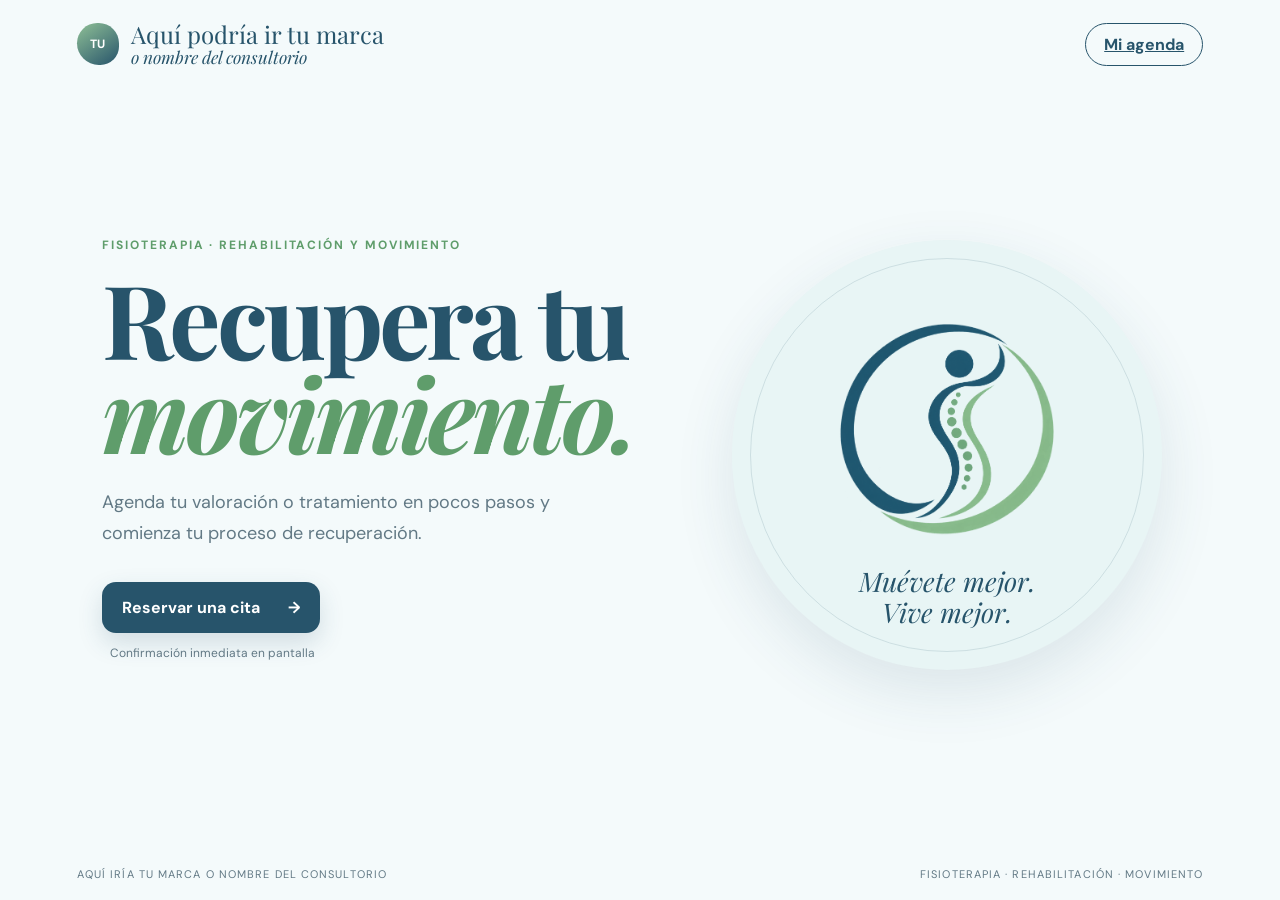
<file: index.html>
<!doctype html><html lang="es"><head><meta charset="utf-8"><meta name="viewport" content="width=device-width,initial-scale=1"><meta name="theme-color" content="#27546b"><meta name="apple-mobile-web-app-capable" content="yes"><meta name="apple-mobile-web-app-status-bar-style" content="default"><meta name="apple-mobile-web-app-title" content="Fisioterapia"><title>Agenda para fisioterapia · Aquí podría ir tu nombre</title><link rel="apple-touch-icon" sizes="180x180" href="assets/apple-touch-icon.png"><link rel="icon" type="image/png" sizes="32x32" href="assets/favicon-32.png"><link rel="manifest" href="manifest.webmanifest"><link rel="preconnect" href="https://fonts.googleapis.com"><link rel="preconnect" href="https://fonts.gstatic.com" crossorigin><link href="https://fonts.googleapis.com/css2?family=DM+Sans:wght@400;500;600;700&family=Playfair+Display:ital,wght@0,600;1,600&display=swap" rel="stylesheet"><link rel="stylesheet" href="css/styles.css?v=fisio2"><script src="js/cloud-config.js?v=secure2"></script><script src="js/cloud-sync.js?v=secure2"></script></head>
<body><header class="site-header" id="publicHeader"><a class="brand" href="#inicio"><span class="brand-mark">TU</span><span>Aquí podría ir tu marca <em>o nombre del consultorio</em></span></a><a class="admin-link" id="adminBtn" href="#mi-agenda">Mi agenda</a></header><main>
<section class="hero" id="inicio"><div class="hero-copy"><p class="eyebrow">Fisioterapia · Rehabilitación y movimiento</p><h1>Recupera tu<br><em>movimiento.</em></h1><p class="hero-text">Agenda tu valoración o tratamiento en pocos pasos y comienza tu proceso de recuperación.</p><button class="primary-btn" id="startBookingBtn">Reservar una cita <span>→</span></button><p class="microcopy">Confirmación inmediata en pantalla</p></div><div class="hero-art" aria-hidden="true"><span class="polish polish-one"></span><span class="polish polish-two"></span><span class="sparkle">✦</span><p>Muévete mejor.<br>Vive mejor.</p></div></section>
<section class="booking view" id="bookingView" hidden><button class="text-btn" data-go-home>← Volver al inicio</button><div class="section-heading"><p class="eyebrow">Reserva en línea</p><h2>Agenda tu cita</h2><p>Elige el servicio, la fecha y el horario que prefieras.</p></div><div class="booking-layout"><div class="booking-main">
<section class="step-card" id="serviceStep"><div class="step-title"><span>1</span><div><h3>Elige tu servicio</h3><p>Selecciona el tipo de atención que necesitas.</p></div></div><div class="service-grid" id="serviceGrid"></div><div class="selected-services" id="selectedServices" hidden><div class="selected-services-head"><strong>Servicio seleccionado</strong><small>Puedes cambiarlo antes de confirmar.</small></div><div id="selectedServiceList"></div></div></section>
<section class="step-card is-locked" id="dateStep"><div class="step-title"><span>2</span><div><h3>Fecha y hora</h3><p>Consulta los espacios disponibles.</p></div></div><div class="calendar-header"><button class="icon-btn" id="prevMonth" aria-label="Mes anterior">←</button><strong id="monthLabel"></strong><button class="icon-btn" id="nextMonth" aria-label="Mes siguiente">→</button></div><div class="weekdays"><span>L</span><span>M</span><span>M</span><span>J</span><span>V</span><span>S</span><span>D</span></div><div class="calendar" id="calendar"></div><div class="times-wrap" id="timesWrap" hidden><p class="times-title" id="selectedDateLabel"></p><div class="time-grid" id="timeGrid"></div></div></section>
<section class="step-card is-locked" id="detailsStep"><div class="step-title"><span>3</span><div><h3>Tus datos</h3><p>Los usaremos únicamente para gestionar tu cita.</p></div></div><form id="bookingForm" novalidate><div class="form-row"><label>Nombre completo<input id="clientName" autocomplete="name" required placeholder="Tu nombre"></label><label>WhatsApp<input id="clientPhone" type="tel" autocomplete="tel" inputmode="tel" required placeholder="10 dígitos"></label></div><label>Notas <span class="optional">(opcional)</span><textarea id="clientNotes" rows="3" placeholder="Cuéntanos brevemente el motivo de consulta, molestias o indicaciones médicas"></textarea></label><label class="check"><input id="policyCheck" type="checkbox" required><span>Acepto las <button class="inline-btn" id="showPoliciesBtn" type="button">políticas de cancelación</button>.</span></label><p class="form-error" id="formError"></p><button class="primary-btn full" type="submit">Confirmar cita <span>→</span></button></form></section></div>
<aside class="summary-card"><p class="eyebrow">Tu cita</p><div id="liveSummary" class="empty-summary">Selecciona un servicio para comenzar.</div></aside></div></section>
<section class="confirmation view" id="confirmationView" hidden><div class="success-mark">✓</div><p class="eyebrow">Reserva guardada</p><h2>¡Gracias por tu cita!</h2><p>Tu espacio quedó reservado. Puedes consultar nuestra ubicación desde el botón de abajo.</p><div class="confirmation-card" id="confirmationSummary"></div><button class="location-btn" id="openLocationBtn">Consultar ubicación</button><button class="text-btn centered" data-go-home>Volver al inicio</button></section>
<section class="admin view" id="adminView" hidden><div class="admin-head"><div><p class="eyebrow">Administración</p><h2>Agenda de tu negocio</h2><p>Consulta, edita o cancela tus próximas citas.</p></div><button class="text-btn" data-go-home>Cerrar agenda</button></div><div class="admin-toolbar"><label>Ver citas del día<input id="adminDate" type="date"></label><button class="secondary-btn" id="todayBtn">Hoy</button><button class="secondary-btn" id="paymentBtn">Enviar datos bancarios</button></div><div class="appointment-list" id="appointmentList"></div></section>
<section class="agenda-embedded view" id="agendaView" hidden></section>
</main><footer><span>Aquí iría tu marca o nombre del consultorio</span><span>Fisioterapia · Rehabilitación · Movimiento</span></footer>
<dialog id="policiesDialog"><button class="dialog-close" data-close-dialog>×</button><p class="eyebrow">Antes de reservar</p><h3>Políticas de cancelación</h3><ul><li>Para cancelar o reagendar, avísanos con al menos 48 horas de anticipación.</li><li>Después de 10 minutos de retraso, la cita podrá cancelarse.</li><li>Una cita puede reagendarse un máximo de dos veces.</li></ul><button class="primary-btn full" data-close-dialog>Entendido</button></dialog>
<dialog id="adminAccessDialog"><button class="dialog-close" data-close-dialog>×</button><p class="eyebrow">Acceso privado</p><h3>Entrar a Mi agenda</h3><p class="dialog-copy">Escribe la clave administrativa para consultar y modificar las citas.</p><form id="adminAccessForm"><label>Clave de acceso<input id="adminAccessKey" type="password" required autocomplete="current-password" placeholder="Clave administrativa"></label><p class="form-error" id="adminAccessError"></p><button class="primary-btn full" type="submit">Entrar a Mi agenda</button></form></dialog><dialog id="appointmentDialog"><button class="dialog-close" data-close-dialog>×</button><p class="eyebrow">Editar cita</p><h3>Datos de la reservación</h3><form id="editForm"><input id="editId" type="hidden"><label>Nombre<input id="editName" required></label><label>WhatsApp<input id="editPhone" type="tel" required></label><label>Servicio<select id="editService"></select></label><div class="form-row"><label>Fecha<input id="editDate" type="date" required></label><label>Hora<select id="editTime"></select></label></div><label>Notas<textarea id="editNotes" rows="3"></textarea></label><div class="dialog-actions"><button class="danger-btn" id="cancelAppointmentBtn" type="button">Cancelar cita</button><button class="primary-btn" type="submit">Guardar cambios</button></div></form></dialog>
<dialog id="paymentDialog"><button class="dialog-close" data-close-dialog>×</button><p class="eyebrow">Transferencia</p><h3>Enviar datos bancarios</h3><p class="dialog-copy">Escribe el WhatsApp del paciente. Los datos solo se enviarán cuando tú lo decidas.</p><form id="paymentForm"><label>Número de WhatsApp<input id="paymentPhone" type="tel" required placeholder="10 dígitos"></label><button class="whatsapp-btn full" type="submit">Enviar por WhatsApp</button></form></dialog><div class="toast" id="toast"></div>
<template id="agendaTemplate"><link rel="stylesheet" href="agenda/css/styles.css"><link rel="stylesheet" href="agenda/css/brand.css"><link rel="stylesheet" href="agenda/css/finance.css"><link rel="stylesheet" href="agenda/css/messages.css"><link rel="stylesheet" href="agenda/css/summary.css"><link rel="stylesheet" href="agenda/css/backup.css"><header class="topbar"><button class="brand embedded-back" type="button" aria-label="Volver al sitio de reservaciones"><span class="brand-logo-wrap brand-placeholder" aria-hidden="true">LOGO</span><span class="brand-name"><small>Aquí podría ir tu logotipo</small>Aquí podría ir tu nombre</span></button><div class="topbar-status"><button class="back-site-link embedded-back" type="button">Ver sitio</button><p class="private-label"><span></span> Modo demostración</p></div></header><main class="app-shell"><section class="welcome"><div><p class="eyebrow" id="todayText"></p><h1>Hola, bienvenida.</h1><p>Aquí tienes todo lo que necesitas para organizar tu día.</p></div><button class="primary-btn" id="newAppointmentBtn"><span>＋</span> Nueva cita</button></section><section class="stats" aria-label="Resumen del día"><article><span class="stat-icon blush">♡</span><div><strong id="appointmentCount">0</strong><p>Citas del día</p></div></article><article><span class="stat-icon sand">◷</span><div><strong id="nextTime">—</strong><p>Próxima cita</p></div></article><article><span class="stat-icon green">$</span><div><strong id="dayIncome">$0</strong><p>Ingresos estimados</p></div></article></section><section class="agenda-card"><div class="agenda-head"><div><p class="eyebrow">Mi agenda</p><h2 id="dateTitle"></h2></div><div class="date-controls"><button class="icon-btn" id="previousDay" aria-label="Día anterior">←</button><button class="today-btn" id="todayBtn">Hoy</button><button class="icon-btn" id="nextDay" aria-label="Día siguiente">→</button><input id="datePicker" type="date" aria-label="Elegir fecha"></div></div><div class="appointment-list" id="appointmentList"></div></section><section class="quick-actions"><button id="summaryBtn"><span>▦</span><div><strong>Ver resumen</strong><small>Consulta citas, ingresos, anticipos y saldos</small></div></button><button id="paymentBtn"><span>↗</span><div><strong>Enviar datos bancarios</strong><small>Aquí podrían ir tus datos bancarios</small></div></button><button id="policiesBtn"><span>i</span><div><strong>Ver políticas</strong><small>Consulta el texto que se envía con cada confirmación</small></div></button><button id="backupBtn"><span>↓</span><div><strong>Respaldo de citas</strong><small>Descarga o recupera la información de la agenda</small></div></button></section></main><dialog id="appointmentDialog"><button class="dialog-close" data-close-dialog aria-label="Cerrar">×</button><p class="eyebrow" id="formEyebrow">Nueva cita</p><h2 id="formTitle">Agendar cita</h2><form id="appointmentForm" novalidate><input id="appointmentId" type="hidden"><div class="form-row"><label>Nombre de la clienta<input id="clientName" required autocomplete="name" placeholder="Nombre completo"></label><label>WhatsApp<input id="clientPhone" type="tel" required inputmode="tel" autocomplete="tel" placeholder="10 dígitos"></label></div><label>Área<select id="areaSelect" required><option value="hands">Manos</option><option value="feet">Pies</option><option value="both">Manos y pies</option></select></label><div class="service-builder"><div class="service-builder-head"><b>Servicios de la cita</b><button class="secondary-btn" id="addServiceBtn" type="button">＋ Agregar servicio</button></div><div id="serviceRows"></div><small>Agrega todos los servicios que necesites. Puedes quitar cualquiera antes de guardar.</small></div><div class="form-row"><label>Fecha<input id="appointmentDate" type="date" required></label><label>Hora<select id="appointmentTime" required></select></label></div><div class="form-row"><label>Precio acordado <span>(opcional)</span><input id="appointmentPrice" type="number" min="0" step="1" inputmode="decimal" placeholder="$0"></label><label>Anticipo <span>(opcional)</span><input id="appointmentDeposit" type="number" min="0" step="1" inputmode="decimal" placeholder="$0"></label></div><label>Notas <span>(opcional)</span><textarea id="appointmentNotes" rows="3" placeholder="Diseño, color o cualquier detalle"></textarea></label><p class="form-error" id="formError"></p><div class="form-actions"><button class="danger-btn" id="deleteBtn" type="button" hidden>Cancelar cita</button><button class="primary-btn" type="submit">Guardar cita</button></div></form></dialog><dialog id="paymentDialog"><button class="dialog-close" data-close-dialog aria-label="Cerrar">×</button><p class="eyebrow">Transferencia</p><h2>Enviar datos bancarios</h2><p class="dialog-copy">Aquí podrían ir tus datos bancarios. Escribe el WhatsApp de la clienta para preparar el mensaje.</p><form id="paymentForm"><label>Número de WhatsApp<input id="paymentPhone" type="tel" required inputmode="tel" placeholder="10 dígitos"></label><button class="whatsapp-btn" type="submit">Abrir WhatsApp</button></form></dialog><dialog id="messageDialog"><button class="dialog-close" data-close-dialog aria-label="Cerrar">×</button><p class="eyebrow">WhatsApp</p><h2 id="messageDialogTitle">Mensaje para la clienta</h2><p class="dialog-copy">Elige el mensaje que deseas preparar.</p><div class="message-options"><button type="button" data-message-type="confirmation"><span>✓</span><div><strong>Confirmar cita</strong><small>Fecha, horario, servicio, ubicación y políticas</small></div></button><button type="button" data-message-type="reminder"><span>◷</span><div><strong>Enviar recordatorio</strong><small>Un mensaje breve con los datos de la cita</small></div></button><button type="button" data-message-type="cancellation"><span>×</span><div><strong>Avisar cancelación</strong><small>Notifica la cancelación e invita a reagendar</small></div></button></div></dialog><dialog id="summaryDialog" class="summary-dialog"><button class="dialog-close" data-close-dialog aria-label="Cerrar">×</button><p class="eyebrow">Actividad</p><h2>Resumen de la agenda</h2><div class="summary-tabs" role="group" aria-label="Periodo del resumen"><button type="button" class="active" data-summary-period="week">Esta semana</button><button type="button" data-summary-period="month">Este mes</button></div><p class="summary-range" id="summaryRange"></p><div class="summary-metrics"><article><small>Citas</small><strong id="summaryAppointments">0</strong></article><article><small>Ingresos</small><strong id="summaryIncome">$0</strong></article><article><small>Anticipos</small><strong id="summaryDeposits">$0</strong></article><article><small>Saldo pendiente</small><strong id="summaryBalance">$0</strong></article></div><div class="summary-list" id="summaryList"></div></dialog><dialog id="backupDialog" class="backup-dialog"><button class="dialog-close" data-close-dialog aria-label="Cerrar">×</button><p class="eyebrow">Seguridad</p><h2>Respaldo de citas</h2><p class="dialog-copy">Guarda una copia de la agenda y úsala para recuperar las citas en este u otro dispositivo.</p><div class="backup-count"><span>♡</span><div><strong id="backupAppointmentCount">0 citas guardadas</strong><small>El archivo incluye servicios, importes, anticipos y notas.</small></div></div><div class="backup-actions"><button type="button" class="primary-btn" id="exportBackupBtn">↓ Descargar respaldo</button><label class="backup-upload">↑ Restaurar respaldo<input id="importBackupInput" type="file" accept=".json,application/json"></label></div><p class="backup-note">Al restaurar, las citas del archivo se combinarán con las existentes.</p><p class="form-error" id="backupError"></p></dialog><dialog id="policiesDialog"><button class="dialog-close" data-close-dialog aria-label="Cerrar">×</button><p class="eyebrow">Aquí podría ir tu nombre</p><h2>Políticas de citas</h2><p class="dialog-copy">Buscamos cuidar el tiempo de cada clienta y brindar el mejor servicio.</p><ul><li>Para cancelar o reagendar, avísanos con al menos 48 horas de anticipación.</li><li>Después de 10 minutos de retraso, la cita será cancelada y el anticipo no será reembolsable.</li><li>Los anticipos no son reembolsables; avisando con al menos 48 horas de anticipación, pueden conservarse para una nueva fecha.</li><li>Una cita puede reagendarse un máximo de dos veces.</li></ul><button class="secondary-btn full" data-close-dialog>Entendido</button></dialog><div class="toast" id="toast" role="status"></div></template><script src="js/app.js"></script></body></html>
</file>
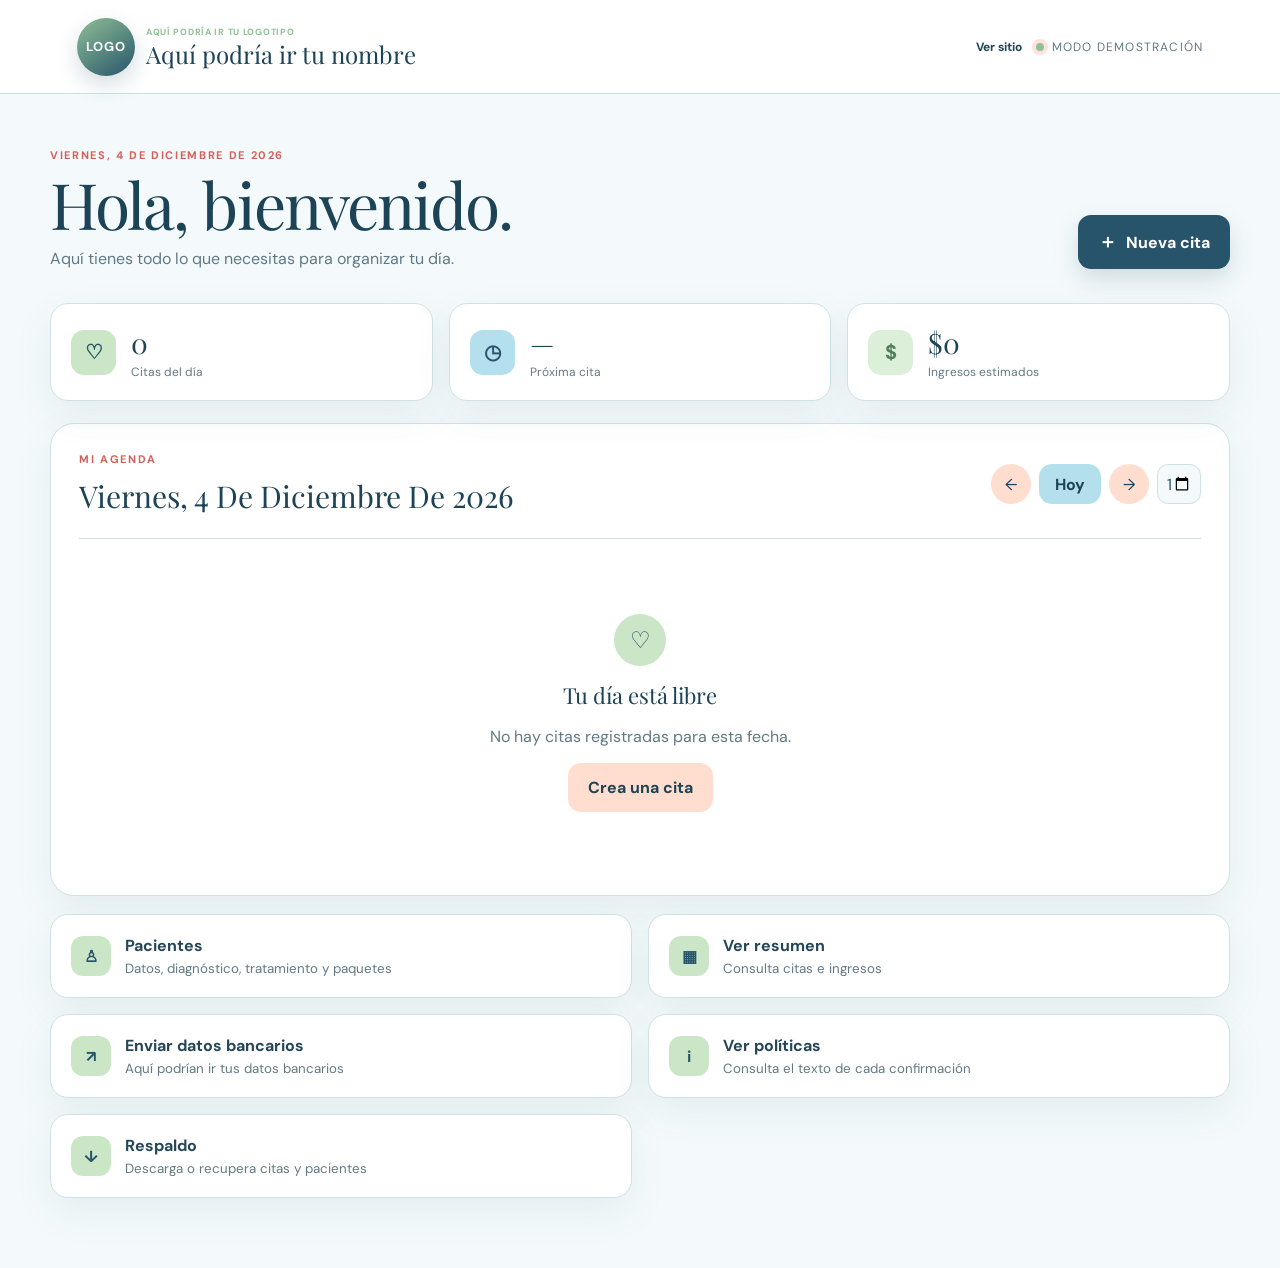
<file: agenda/index.html>
<!doctype html>
<html lang="es">
<head>
  <meta charset="utf-8">
  <meta name="viewport" content="width=device-width,initial-scale=1">
  <meta name="theme-color" content="#174a78">
  <title>Mi Agenda · Aquí podría ir tu nombre</title>
  <link rel="preconnect" href="https://fonts.googleapis.com">
  <link rel="preconnect" href="https://fonts.gstatic.com" crossorigin>
  <link href="https://fonts.googleapis.com/css2?family=DM+Sans:wght@400;500;600;700&family=Playfair+Display:ital,wght@0,600;1,600&display=swap" rel="stylesheet">
  <link rel="stylesheet" href="css/styles.css">
  <link rel="stylesheet" href="css/brand.css">
  <link rel="stylesheet" href="css/finance.css">
  <link rel="stylesheet" href="css/messages.css">
  <link rel="stylesheet" href="css/summary.css">
  <link rel="stylesheet" href="css/backup.css">
</head>
<body>
  <header class="topbar">
    <a class="brand" href="../index.html" aria-label="Volver al sitio de reservaciones"><span class="brand-logo-wrap brand-placeholder" aria-hidden="true">LOGO</span><span class="brand-name"><small>Aquí podría ir tu logotipo</small>Aquí podría ir tu nombre</span></a>
    <div class="topbar-status"><a class="back-site-link" href="../index.html">Ver sitio</a><p class="private-label"><span></span> Modo demostración</p></div>
  </header>

  <main class="app-shell">
    <section class="welcome">
      <div><p class="eyebrow" id="todayText"></p><h1>Hola, bienvenido.</h1><p>Aquí tienes todo lo que necesitas para organizar tu día.</p></div>
      <button class="primary-btn" id="newAppointmentBtn"><span>＋</span> Nueva cita</button>
    </section>

    <section class="stats" aria-label="Resumen del día">
      <article><span class="stat-icon blush">♡</span><div><strong id="appointmentCount">0</strong><p>Citas del día</p></div></article>
      <article><span class="stat-icon sand">◷</span><div><strong id="nextTime">—</strong><p>Próxima cita</p></div></article>
      <article><span class="stat-icon green">$</span><div><strong id="dayIncome">$0</strong><p>Ingresos estimados</p></div></article>
    </section>

    <section class="agenda-card">
      <div class="agenda-head"><div><p class="eyebrow">Mi agenda</p><h2 id="dateTitle"></h2></div><div class="date-controls"><button class="icon-btn" id="previousDay" aria-label="Día anterior">←</button><button class="today-btn" id="todayBtn">Hoy</button><button class="icon-btn" id="nextDay" aria-label="Día siguiente">→</button><input id="datePicker" type="date" aria-label="Elegir fecha"></div></div>
      <div class="appointment-list" id="appointmentList"></div>
    </section>

    <section class="quick-actions">
      <button id="patientsBtn"><span>♙</span><div><strong>Pacientes</strong><small>Datos, diagnóstico, tratamiento y paquetes</small></div></button>
      <button id="summaryBtn"><span>▦</span><div><strong>Ver resumen</strong><small>Consulta citas e ingresos</small></div></button>
      <button id="paymentBtn"><span>↗</span><div><strong>Enviar datos bancarios</strong><small>Aquí podrían ir tus datos bancarios</small></div></button>
      <button id="policiesBtn"><span>i</span><div><strong>Ver políticas</strong><small>Consulta el texto de cada confirmación</small></div></button>
      <button id="backupBtn"><span>↓</span><div><strong>Respaldo</strong><small>Descarga o recupera citas y pacientes</small></div></button>
    </section>
  </main>

  <dialog id="appointmentDialog">
    <button class="dialog-close" data-close-dialog aria-label="Cerrar">×</button>
    <p class="eyebrow" id="formEyebrow">Nueva cita</p><h2 id="formTitle">Agendar cita</h2>
    <form id="appointmentForm" novalidate>
      <input id="appointmentId" type="hidden">
      <label>Paciente registrado <span>(opcional)</span><select id="appointmentPatient"><option value="">Paciente nuevo</option></select></label>
      <div class="package-banner" id="appointmentPackage" hidden></div>
      <div class="form-row"><label>Nombre del paciente<input id="clientName" required autocomplete="name" placeholder="Nombre completo"></label><label>WhatsApp<input id="clientPhone" type="tel" required inputmode="tel" autocomplete="tel" placeholder="10 dígitos"></label></div>
      <label class="check-row" id="savePatientLabel"><input id="savePatientCheck" type="checkbox" checked><span>Guardar paciente para próximas citas</span></label>
      <div class="form-row"><label>Área<select id="areaSelect" required><option value="valuation">Valoración</option><option value="followup">Seguimiento</option><option value="valuation_treatment">Valoración y tratamiento</option><option value="revaluation">Revaloración</option></select></label><label>Servicio<select id="serviceSelect" required></select></label></div>
      <div class="form-row"><label>Fecha<input id="appointmentDate" type="date" required></label><label>Hora<select id="appointmentTime" required></select></label></div>
      <label>Precio acordado <span>(opcional)</span><input id="appointmentPrice" type="number" min="0" step="1" inputmode="decimal" placeholder="$0"></label>
      <label>Diagnóstico <span>(opcional)</span><textarea id="appointmentDiagnosis" rows="3" placeholder="Diagnóstico o motivo clínico"></textarea></label>
      <label>Tratamiento <span>(opcional)</span><textarea id="appointmentTreatment" rows="3" placeholder="Plan o tratamiento indicado"></textarea></label>
      <label>Notas de la cita <span>(opcional)</span><textarea id="appointmentNotes" rows="3" placeholder="Indicaciones o detalles adicionales"></textarea></label>
      <p class="form-error" id="formError"></p>
      <div class="form-actions"><button class="danger-btn" id="deleteBtn" type="button" hidden>Cancelar cita</button><button class="primary-btn" type="submit">Guardar cita</button></div>
    </form>
  </dialog>

  <dialog id="patientsDialog" class="patients-dialog">
    <button class="dialog-close" data-close-dialog aria-label="Cerrar">×</button>
    <p class="eyebrow">Expedientes</p><div class="dialog-title-row"><h2>Pacientes</h2><button class="secondary-btn" id="newPatientBtn" type="button">＋ Nuevo paciente</button></div>
    <label>Buscar paciente<input id="patientSearch" type="search" placeholder="Nombre o WhatsApp"></label>
    <div class="patient-list" id="patientList"></div>
  </dialog>

  <dialog id="patientEditorDialog">
    <button class="dialog-close" data-close-dialog aria-label="Cerrar">×</button>
    <p class="eyebrow" id="patientFormEyebrow">Paciente</p><h2 id="patientFormTitle">Nuevo paciente</h2>
    <form id="patientForm" novalidate>
      <input id="patientId" type="hidden">
      <div class="form-row"><label>Nombre completo<input id="patientName" required autocomplete="name"></label><label>WhatsApp<input id="patientPhone" type="tel" required inputmode="tel"></label></div>
      <label>Diagnóstico <span>(opcional)</span><textarea id="patientDiagnosis" rows="4" placeholder="Diagnóstico del paciente"></textarea></label>
      <label>Tratamiento <span>(opcional)</span><textarea id="patientTreatment" rows="4" placeholder="Tratamiento o plan terapéutico"></textarea></label>
      <fieldset class="package-fields"><legend>Paquete activo</legend><div class="form-row"><label>Paquete<select id="patientPackage"><option value="0">Sin paquete</option><option value="5">5 sesiones</option><option value="10">10 sesiones</option></select></label><label>Sesiones restantes<input id="patientSessions" type="number" min="0" max="10" step="1" value="0"></label></div></fieldset>
      <p class="form-error" id="patientFormError"></p>
      <div class="form-actions"><button class="danger-btn" id="deletePatientBtn" type="button" hidden>Eliminar paciente</button><button class="primary-btn" type="submit">Guardar paciente</button></div>
    </form>
  </dialog>

  <dialog id="paymentDialog"><button class="dialog-close" data-close-dialog aria-label="Cerrar">×</button><p class="eyebrow">Transferencia</p><h2>Enviar datos bancarios</h2><p class="dialog-copy">Escribe el WhatsApp del paciente para preparar el mensaje.</p><form id="paymentForm"><label>Número de WhatsApp<input id="paymentPhone" type="tel" required inputmode="tel" placeholder="10 dígitos"></label><button class="whatsapp-btn" type="submit">Abrir WhatsApp</button></form></dialog>
  <dialog id="messageDialog"><button class="dialog-close" data-close-dialog aria-label="Cerrar">×</button><p class="eyebrow">WhatsApp</p><h2 id="messageDialogTitle">Mensaje para el paciente</h2><p class="dialog-copy">Elige el mensaje que deseas preparar.</p><div class="message-options"><button type="button" data-message-type="confirmation"><span>✓</span><div><strong>Confirmar cita</strong><small>Fecha, horario, servicio y paquete</small></div></button><button type="button" data-message-type="reminder"><span>◷</span><div><strong>Enviar recordatorio</strong><small>Un mensaje breve con los datos de la cita</small></div></button><button type="button" data-message-type="cancellation"><span>×</span><div><strong>Avisar cancelación</strong><small>Notifica la cancelación e invita a reagendar</small></div></button></div></dialog>
  <dialog id="summaryDialog" class="summary-dialog"><button class="dialog-close" data-close-dialog aria-label="Cerrar">×</button><p class="eyebrow">Actividad</p><h2>Resumen de la agenda</h2><div class="summary-tabs" role="group" aria-label="Periodo del resumen"><button type="button" class="active" data-summary-period="week">Esta semana</button><button type="button" data-summary-period="month">Este mes</button></div><p class="summary-range" id="summaryRange"></p><div class="summary-metrics"><article><small>Citas</small><strong id="summaryAppointments">0</strong></article><article><small>Ingresos</small><strong id="summaryIncome">$0</strong></article><article><small>Pacientes</small><strong id="summaryPatients">0</strong></article></div><div class="summary-list" id="summaryList"></div></dialog>
  <dialog id="backupDialog" class="backup-dialog"><button class="dialog-close" data-close-dialog aria-label="Cerrar">×</button><p class="eyebrow">Seguridad</p><h2>Respaldo</h2><p class="dialog-copy">Guarda una copia de las citas y los expedientes de pacientes.</p><div class="backup-count"><span>♡</span><div><strong id="backupAppointmentCount">0 citas y 0 pacientes</strong><small>Incluye diagnóstico, tratamiento y paquetes activos.</small></div></div><div class="backup-actions"><button type="button" class="primary-btn" id="exportBackupBtn">↓ Descargar respaldo</button><label class="backup-upload">↑ Restaurar respaldo<input id="importBackupInput" type="file" accept=".json,application/json"></label></div><p class="backup-note">Al restaurar, la información se combinará con la existente.</p><p class="form-error" id="backupError"></p></dialog>
  <dialog id="policiesDialog"><button class="dialog-close" data-close-dialog aria-label="Cerrar">×</button><p class="eyebrow">Aquí podría ir tu nombre</p><h2>Políticas de citas</h2><p class="dialog-copy">Buscamos cuidar el tiempo de cada paciente y brindar el mejor servicio.</p><ul><li>Para cancelar o reagendar, avísanos con al menos 48 horas de anticipación.</li><li>Después de 10 minutos de retraso, la cita podrá cancelarse.</li><li>Una cita puede reagendarse un máximo de dos veces.</li></ul><button class="secondary-btn full" data-close-dialog>Entendido</button></dialog>

  <div class="toast" id="toast" role="status"></div>
  <script src="js/app.js"></script>
</body>
</html>
</file>
<file: css/styles.css>
:root{--wine:#5b2c3d;--wine2:#7a4055;--rose:#c98f99;--blush:#f5e8e8;--cream:#fbf8f3;--ink:#2f2528;--muted:#75686b;--line:#e8dcda;--white:#fff;--green:#1f8b5b;--shadow:0 18px 55px #47232f1a}*{box-sizing:border-box}html{scroll-behavior:smooth}body{margin:0;background:var(--cream);color:var(--ink);font-family:"DM Sans",sans-serif;min-height:100vh}button,input,textarea,select{font:inherit}button{cursor:pointer}button:focus-visible,input:focus-visible,textarea:focus-visible,select:focus-visible{outline:3px solid #c98f9966;outline-offset:2px}[hidden]{display:none!important}.site-header{min-height:88px;padding:14px clamp(22px,6vw,88px);display:flex;align-items:center;justify-content:space-between;gap:20px;position:relative;z-index:3}.brand{color:var(--wine);text-decoration:none;font:24px "Playfair Display",serif;display:flex;align-items:center;gap:12px}.brand>span:last-child{display:flex;flex-direction:column;line-height:1.05}.brand em{font-size:.72em;font-weight:400}.brand-mark{width:42px;height:42px;flex:0 0 42px;border-radius:50% 50% 46% 54%;display:grid;place-items:center;background:var(--wine);color:#fff;font:700 12px "DM Sans",sans-serif;letter-spacing:.04em}.admin-link,.text-btn,.inline-btn{border:0;background:none;color:var(--wine);font-weight:700}.admin-link{padding:10px 18px;border:1px solid var(--wine);border-radius:99px;white-space:nowrap}.admin-link:hover{background:var(--wine);color:#fff}
.hero{min-height:calc(100vh - 136px);padding:50px clamp(22px,8vw,120px) 80px;display:grid;grid-template-columns:1.05fr .95fr;align-items:center;gap:8vw;overflow:hidden}.eyebrow{text-transform:uppercase;letter-spacing:.16em;font-size:12px;font-weight:700;color:var(--rose);margin:0 0 18px}.hero h1,.section-heading h2,.confirmation h2,.admin h2{font-family:"Playfair Display",serif;color:var(--wine);font-size:clamp(56px,8vw,108px);line-height:.92;letter-spacing:-.04em;margin:0 0 28px}.hero h1 em{color:var(--rose)}.hero-text{font-size:18px;line-height:1.7;color:var(--muted);max-width:520px;margin-bottom:34px}.primary-btn,.secondary-btn,.whatsapp-btn,.danger-btn{border:0;border-radius:14px;padding:15px 20px;font-weight:700}.primary-btn{background:var(--wine);color:#fff;display:inline-flex;gap:28px;align-items:center;justify-content:center}.primary-btn:hover{background:var(--wine2);transform:translateY(-1px)}.full{width:100%}.microcopy{font-size:12px;color:var(--muted);margin:12px 8px}.hero-art{height:540px;max-width:510px;position:relative;display:grid;place-items:center;background:var(--blush);border-radius:240px 240px 32px 32px}.hero-art:before{content:"";position:absolute;width:82%;height:82%;border:1px solid #5b2c3d2e;border-radius:210px 210px 20px 20px}.hero-art p{font:italic 46px/1.15 "Playfair Display",serif;color:var(--wine);text-align:center;z-index:2}.polish{position:absolute;bottom:52px;width:75px;height:112px;border-radius:22px 22px 28px 28px;background:var(--wine);box-shadow:0 18px 25px #5b2c3d33}.polish:before{content:"";position:absolute;width:40px;height:50px;background:#d8b8a8;left:18px;top:-42px;border-radius:8px 8px 2px 2px}.polish-one{left:85px;transform:rotate(-11deg)}.polish-two{right:80px;background:var(--rose);transform:rotate(9deg) scale(.82)}.sparkle{position:absolute;right:50px;top:80px;color:var(--rose);font-size:38px}
.view{padding:40px clamp(20px,7vw,100px) 90px;min-height:calc(100vh - 136px)}.section-heading{max-width:720px;margin:42px 0}.section-heading h2,.confirmation h2,.admin h2{font-size:clamp(42px,6vw,70px);margin-bottom:14px}.section-heading>p:last-child,.admin-head p,.confirmation>p{color:var(--muted);line-height:1.6}.booking-layout{display:grid;grid-template-columns:minmax(0,780px) minmax(260px,360px);gap:28px;align-items:start}.booking-main{display:grid;gap:20px}.step-card,.summary-card,.confirmation-card{background:#fff;border:1px solid var(--line);border-radius:24px;padding:28px;box-shadow:var(--shadow)}.step-card.is-locked{opacity:.48;pointer-events:none}.step-title{display:flex;gap:15px;align-items:flex-start;margin-bottom:24px}.step-title>span{width:32px;height:32px;flex:0 0 32px;display:grid;place-items:center;border-radius:50%;background:var(--blush);color:var(--wine);font-weight:700}.step-title h3{margin:0 0 4px;color:var(--wine);font:25px "Playfair Display",serif}.step-title p{margin:0;color:var(--muted);font-size:13px}.service-grid{display:grid;grid-template-columns:repeat(2,1fr);gap:12px}.service-card{border:1px solid var(--line);background:var(--cream);border-radius:16px;padding:18px;text-align:left;color:var(--ink)}.service-card strong,.service-card small{display:block}.service-card small{color:var(--muted);margin-top:5px}.service-meta{display:flex;justify-content:space-between;margin-top:14px;color:var(--wine);font-weight:700;font-size:13px}.service-card.selected{border:2px solid var(--wine);background:var(--blush);padding:17px}.calendar-header{display:flex;align-items:center;justify-content:space-between;margin:10px 0 22px;color:var(--wine);text-transform:capitalize}.icon-btn{border:0;background:var(--blush);color:var(--wine);width:38px;height:38px;border-radius:50%}.weekdays,.calendar{display:grid;grid-template-columns:repeat(7,1fr);gap:6px}.weekdays{text-align:center;color:var(--muted);font-size:12px;font-weight:700;margin-bottom:6px}.day-btn{aspect-ratio:1;border:0;background:transparent;border-radius:12px;color:var(--ink)}.day-btn:not(:disabled):hover{background:var(--blush)}.day-btn.available{font-weight:700;color:var(--wine)}.day-btn.selected{background:var(--wine);color:#fff}.day-btn:disabled{color:#cfc5c6;cursor:default}.times-wrap{border-top:1px solid var(--line);margin-top:24px;padding-top:22px}.times-title{color:var(--wine);font-weight:700;text-transform:capitalize}.time-grid{display:grid;grid-template-columns:repeat(4,1fr);gap:8px}.time-btn{border:1px solid var(--line);background:var(--cream);border-radius:10px;padding:11px 5px;color:var(--wine);font-weight:600}.time-btn.selected{background:var(--wine);color:#fff}.time-empty{color:var(--muted);grid-column:1/-1}.summary-card{position:sticky;top:24px}.summary-card h4{font:24px "Playfair Display",serif;color:var(--wine);margin:0 0 20px}.summary-row{display:flex;justify-content:space-between;gap:15px;padding:13px 0;border-bottom:1px solid var(--line);font-size:14px}.summary-row span{color:var(--muted)}.summary-total{font-size:17px;font-weight:700}.empty-summary{color:var(--muted);line-height:1.6}
form{display:grid;gap:17px}label{display:grid;gap:7px;font-size:13px;font-weight:700;color:var(--wine)}input,textarea,select{width:100%;border:1px solid var(--line);border-radius:11px;padding:13px 14px;background:var(--cream);color:var(--ink)}textarea{resize:vertical}.form-row{display:grid;grid-template-columns:1fr 1fr;gap:14px}.optional{font-weight:400;color:var(--muted)}.check{grid-template-columns:auto 1fr;align-items:start;color:var(--muted);font-weight:400;line-height:1.5}.check input{width:18px;height:18px}.inline-btn{padding:0;text-decoration:underline}.form-error{color:#a13a42;font-size:13px;margin:0;min-height:18px}
.confirmation{max-width:650px;margin:auto;text-align:center;padding-top:9vh}.success-mark{margin:auto auto 20px;width:72px;height:72px;border-radius:50%;display:grid;place-items:center;background:#e2f3e9;color:var(--green);font-size:30px}.confirmation-card{margin:28px 0;text-align:left}.whatsapp-btn{background:#1e9b60;color:#fff}.centered{display:block;margin:20px auto}.admin-head{display:flex;justify-content:space-between;align-items:flex-start;gap:24px;margin:30px 0 40px}.admin-head h2{margin-top:0}.admin-toolbar{display:flex;align-items:end;gap:12px;background:#fff;border:1px solid var(--line);padding:18px;border-radius:18px;margin-bottom:22px}.admin-toolbar label{max-width:230px}.secondary-btn{background:var(--blush);color:var(--wine)}.appointment-list{display:grid;gap:12px}.appointment-item{background:#fff;border:1px solid var(--line);border-radius:18px;padding:20px;display:grid;grid-template-columns:90px 1fr auto;gap:20px;align-items:center}.appointment-time{font:23px "Playfair Display",serif;color:var(--wine)}.appointment-item h3{margin:0 0 6px;font-size:17px}.appointment-item p{margin:3px 0;color:var(--muted);font-size:13px}.status{display:inline-block;font-size:11px;text-transform:uppercase;letter-spacing:.08em;border-radius:99px;padding:5px 9px;background:#e2f3e9;color:var(--green);font-weight:700}.empty-state{background:#fff;border:1px dashed var(--line);border-radius:18px;padding:50px;text-align:center;color:var(--muted)}.danger-btn{background:#f8e1e2;color:#973943}
dialog{width:min(92vw,560px);border:0;border-radius:22px;padding:32px;color:var(--ink);box-shadow:0 35px 90px #33182147}dialog::backdrop{background:#2b1c2194;backdrop-filter:blur(3px)}dialog h3{font:30px "Playfair Display",serif;color:var(--wine);margin:0 0 20px}.dialog-close{position:absolute;right:18px;top:16px;border:0;background:var(--blush);width:34px;height:34px;border-radius:50%;font-size:22px;color:var(--wine)}dialog ul{color:var(--muted);line-height:1.6;padding-left:22px}.dialog-copy{color:var(--muted);line-height:1.6}.dialog-actions{display:flex;justify-content:space-between;gap:12px;margin-top:8px}.toast{position:fixed;bottom:22px;left:50%;transform:translate(-50%,25px);background:var(--ink);color:#fff;border-radius:99px;padding:12px 20px;font-size:13px;opacity:0;pointer-events:none;transition:.25s;z-index:20}.toast.show{opacity:1;transform:translate(-50%,0)}footer{min-height:48px;padding:15px clamp(22px,6vw,88px);display:flex;justify-content:space-between;color:var(--muted);font-size:11px;text-transform:uppercase;letter-spacing:.1em}
:root{--wine:#174a78;--wine2:#103d69;--rose:#f06f6a;--blush:#ffe1d5;--cream:#fff9f1;--ink:#253e56;--muted:#718096;--line:#eadfd8;--white:#fff;--green:#347b5d;--sand:#ffe7a3;--shadow:0 14px 38px #7d5a4612}
button:focus-visible,input:focus-visible,textarea:focus-visible,select:focus-visible{outline-color:#f06f6a66}
.brand-mark{background:linear-gradient(145deg,var(--rose),#e35e74)}
.admin-link{border-color:var(--wine);color:var(--wine)}.admin-link:hover{background:var(--wine);color:#fff}
.eyebrow,.hero h1 em{color:var(--rose)}
.primary-btn{background:var(--rose);box-shadow:0 10px 24px #f06f6a2e}.primary-btn:hover{background:#df5c58}
.hero-art{background:var(--blush)}.hero-art:before{border-color:#174a782e}.polish{background:var(--wine);box-shadow:0 18px 25px #174a7833}.polish:before{background:var(--sand)}.polish-two{background:var(--rose)}
.step-title>span{background:var(--blush);color:var(--wine)}.service-card.selected{border-color:var(--rose);background:#fff0e9}.icon-btn{background:var(--blush);color:var(--wine)}.day-btn.selected{background:var(--wine);color:#fff}.time-btn.selected{background:var(--rose);color:#fff}.secondary-btn{background:var(--blush);color:var(--wine)}
.success-mark,.status{background:#dff1e7;color:var(--green)}
dialog{box-shadow:0 35px 90px #253e5647}dialog::backdrop{background:#253e5694}
.selected-services{margin-top:18px;padding:16px;border:1px solid var(--line);border-radius:16px;background:#fff9f1}.selected-services-head{display:flex;justify-content:space-between;gap:12px;align-items:center;margin-bottom:10px;color:var(--wine)}.selected-services-head small{color:var(--muted);font-weight:400}.selected-service-item{display:flex;align-items:center;justify-content:space-between;gap:12px;padding:10px 0;border-top:1px solid var(--line)}.selected-service-item:first-child{border-top:0}.selected-service-item span{font-size:13px;color:var(--muted)}.selected-service-item button{border:0;border-radius:10px;background:#ffe1d5;color:#a64242;padding:8px 11px;font-weight:700}.service-card.selected:after{content:" ✓ Agregado";display:block;margin-top:10px;color:var(--green);font-size:12px;font-weight:700}
.location-btn{border:0;border-radius:14px;padding:15px 22px;background:var(--wine);color:#fff;font-weight:700}.location-btn:hover{background:var(--wine2);transform:translateY(-1px)}
.agenda-embedded{padding:0;min-height:100vh}.agenda-embedded iframe{display:block;width:100%;height:100vh;border:0;background:#fff9f1}
@media(max-width:900px){.hero{grid-template-columns:1fr;padding-top:30px}.hero-art{height:400px;width:100%;max-width:560px}.booking-layout{grid-template-columns:1fr}.summary-card{position:static;grid-row:1}.admin-head{display:block}.admin-head .text-btn{margin-top:12px}.appointment-item{grid-template-columns:75px 1fr}.appointment-item button{grid-column:1/-1}.admin-toolbar{flex-wrap:wrap}}@media(max-width:560px){.site-header{height:74px}.brand{font-size:20px}.brand-mark{width:36px;height:36px}.admin-link{font-size:12px;padding:8px 12px}.hero{min-height:auto}.hero h1{font-size:59px}.hero-art{height:340px}.hero-art p{font-size:36px}.polish-one{left:55px}.polish-two{right:45px}.view{padding-left:16px;padding-right:16px}.step-card,.summary-card{padding:20px}.service-grid,.form-row{grid-template-columns:1fr}.time-grid{grid-template-columns:repeat(3,1fr)}.admin-toolbar{display:grid}.admin-toolbar label{max-width:none}.appointment-item{grid-template-columns:1fr}.appointment-time{font-size:20px}.dialog-actions{flex-direction:column-reverse}footer{gap:12px;flex-direction:column}}@media(prefers-reduced-motion:reduce){html{scroll-behavior:auto}*{transition:none!important}}

/* Identidad visual para fisioterapia */
:root{--wine:#27546b;--wine2:#1d4357;--rose:#8fc096;--blush:#cbe6c7;--cream:#f4fafb;--ink:#244657;--muted:#627985;--line:#cfe2e2;--green:#5d9569;--sand:#b4e0ee;--shadow:0 16px 44px #27546b18}
button:focus-visible,input:focus-visible,textarea:focus-visible,select:focus-visible{outline-color:#9dccd088}
.brand-mark{background:linear-gradient(145deg,#8fc096,#27546b)}
.eyebrow,.hero h1 em{color:#5f9d6b}
.primary-btn{background:var(--wine);box-shadow:0 10px 24px #27546b2b}.primary-btn:hover{background:var(--wine2)}
.hero-art{height:430px;max-width:430px;aspect-ratio:1;border-radius:50%;background:#e8f5f5;overflow:hidden;justify-self:center;box-shadow:0 22px 60px #27546b1f}
.hero-art:after{content:"";position:absolute;inset:58px 74px 118px;background:url("../assets/logo-fisioterapia.png") center/contain no-repeat;opacity:1}
.hero-art:before{inset:18px;width:auto;height:auto;border-color:#27546b24;border-radius:50%;z-index:1}
.hero-art p{position:absolute;left:30px;right:30px;bottom:42px;margin:0;font-size:27px;color:var(--wine);z-index:2}
.polish,.sparkle{display:none}
.service-card.selected{border-color:var(--wine);background:#e9f5e7}
.selected-service-item button{background:#cbe6c7;color:#27546b}
.location-btn{background:var(--wine)}
@media(max-width:560px){.hero-art{height:auto;max-width:330px;width:100%}.hero-art:after{inset:45px 58px 96px}.hero-art p{bottom:32px;font-size:23px}}
</file>
<file: agenda/css/styles.css>
:root{--wine:#5b2c3d;--wine2:#744055;--rose:#c98f99;--blush:#f6e9ea;--cream:#faf7f2;--sand:#f3eadb;--ink:#30272a;--muted:#7b6f72;--line:#eadfdd;--white:#fff;--green:#47866a;--shadow:0 18px 50px #47232f12}*{box-sizing:border-box}html{scroll-behavior:smooth}body{margin:0;background:var(--cream);color:var(--ink);font-family:"DM Sans",sans-serif;min-height:100vh}button,input,select,textarea{font:inherit}button{cursor:pointer}button:focus-visible,input:focus-visible,select:focus-visible,textarea:focus-visible{outline:3px solid #c98f9966;outline-offset:2px}[hidden]{display:none!important}.topbar{height:84px;padding:0 clamp(20px,6vw,84px);background:#fff;border-bottom:1px solid var(--line);display:flex;align-items:center;justify-content:space-between}.brand{display:flex;align-items:center;gap:12px;color:var(--wine);font:24px "Playfair Display",serif;text-decoration:none}.brand em{font-weight:400}.brand-mark{width:42px;height:42px;border-radius:50%;display:grid;place-items:center;background:var(--wine);color:#fff;font-style:italic}.private-label{display:flex;align-items:center;gap:8px;color:var(--muted);font-size:12px;text-transform:uppercase;letter-spacing:.1em}.private-label span{width:8px;height:8px;border-radius:50%;background:#6ca77e;box-shadow:0 0 0 4px #e8f2eb}.app-shell{width:min(1180px,calc(100% - 40px));margin:auto;padding:54px 0 70px}.eyebrow{margin:0 0 10px;color:var(--rose);font-size:11px;font-weight:700;letter-spacing:.15em;text-transform:uppercase}.welcome{display:flex;justify-content:space-between;align-items:end;gap:25px;margin-bottom:34px}.welcome h1{margin:0;color:var(--wine);font:clamp(42px,5vw,66px)/1 "Playfair Display",serif;letter-spacing:-.03em}.welcome p:last-child{color:var(--muted);margin:12px 0 0}.primary-btn,.secondary-btn,.danger-btn,.whatsapp-btn,.today-btn{border:0;border-radius:13px;padding:14px 20px;font-weight:700}.primary-btn{background:var(--wine);color:#fff;display:inline-flex;align-items:center;justify-content:center;gap:9px}.primary-btn:hover{background:var(--wine2);transform:translateY(-1px)}.primary-btn span{font-size:19px}.stats{display:grid;grid-template-columns:repeat(3,1fr);gap:16px;margin-bottom:22px}.stats article{background:#fff;border:1px solid var(--line);border-radius:18px;padding:20px;display:flex;align-items:center;gap:15px;box-shadow:var(--shadow)}.stats strong{display:block;color:var(--wine);font:28px "Playfair Display",serif}.stats p{color:var(--muted);font-size:12px;margin:3px 0 0}.stat-icon{width:45px;height:45px;border-radius:13px;display:grid;place-items:center;color:var(--wine);font-size:20px;font-weight:700}.blush{background:var(--blush)}.sand{background:var(--sand)}.green{background:#e4f0e8;color:var(--green)}.agenda-card{background:#fff;border:1px solid var(--line);border-radius:24px;padding:28px;box-shadow:var(--shadow)}.agenda-head{display:flex;justify-content:space-between;align-items:center;gap:20px;padding-bottom:22px;border-bottom:1px solid var(--line)}.agenda-head h2{margin:0;color:var(--wine);font:30px "Playfair Display",serif;text-transform:capitalize}.date-controls{display:flex;align-items:center;gap:8px}.icon-btn,.today-btn{height:40px;border:0;background:var(--blush);color:var(--wine)}.icon-btn{width:40px;border-radius:50%}.today-btn{padding:0 16px}#datePicker{width:44px;height:40px;padding:8px;border:1px solid var(--line);background:var(--cream);color:var(--wine);border-radius:11px}.appointment-list{display:grid;gap:11px;padding-top:20px}.appointment-item{display:grid;grid-template-columns:90px 5px 1fr auto;gap:18px;align-items:center;border:1px solid var(--line);border-radius:17px;padding:17px 18px;transition:.2s}.appointment-item:hover{border-color:#d6babe;box-shadow:0 10px 25px #47232f0d}.appointment-time{color:var(--wine);font:22px "Playfair Display",serif}.appointment-time small{display:block;color:var(--muted);font:10px "DM Sans",sans-serif;margin-top:3px}.service-line{height:50px;border-radius:5px;background:var(--rose)}.appointment-info h3{margin:0 0 5px;font-size:16px}.appointment-info p{margin:2px 0;color:var(--muted);font-size:12px}.appointment-meta{display:flex;align-items:center;justify-content:flex-end;gap:9px}.price{color:var(--wine);font-weight:700;font-size:14px}.more-btn,.message-btn{border:0;border-radius:10px;padding:10px 12px;font-weight:700}.message-btn{background:#e3f3e9;color:#28744e}.more-btn{background:var(--blush);color:var(--wine)}.empty-state{text-align:center;padding:55px 20px;color:var(--muted)}.empty-state span{display:grid;place-items:center;margin:0 auto 14px;width:52px;height:52px;border-radius:50%;background:var(--blush);color:var(--wine);font-size:23px}.empty-state strong{display:block;color:var(--wine);font:22px "Playfair Display",serif;margin-bottom:6px}.quick-actions{display:grid;grid-template-columns:1fr 1fr;gap:16px;margin-top:18px}.quick-actions>button{background:#fff;border:1px solid var(--line);border-radius:18px;padding:20px;display:flex;gap:14px;align-items:center;text-align:left;color:var(--ink)}.quick-actions>button>span{width:40px;height:40px;flex:0 0 40px;border-radius:12px;background:var(--blush);display:grid;place-items:center;color:var(--wine);font-weight:700}.quick-actions strong,.quick-actions small{display:block}.quick-actions small{color:var(--muted);margin-top:4px}
dialog{width:min(94vw,620px);max-height:92vh;overflow:auto;border:0;border-radius:24px;padding:32px;color:var(--ink);box-shadow:0 35px 90px #33182147}dialog::backdrop{background:#2b1c2194;backdrop-filter:blur(3px)}dialog h2{font:34px "Playfair Display",serif;color:var(--wine);margin:0 0 24px}.dialog-close{position:absolute;right:18px;top:16px;border:0;background:var(--blush);color:var(--wine);width:35px;height:35px;border-radius:50%;font-size:22px}form{display:grid;gap:16px}.form-row{display:grid;grid-template-columns:1fr 1fr;gap:14px}label{display:grid;gap:7px;color:var(--wine);font-size:12px;font-weight:700}label span{color:var(--muted);font-weight:400}input,select,textarea{width:100%;border:1px solid var(--line);background:var(--cream);color:var(--ink);border-radius:11px;padding:13px 14px}textarea{resize:vertical}.form-actions{display:flex;justify-content:flex-end;gap:10px;margin-top:5px}.danger-btn{background:#fae5e6;color:#9c3f48}.secondary-btn{background:var(--blush);color:var(--wine)}.whatsapp-btn{background:#22975d;color:#fff}.full{width:100%}.form-error{min-height:17px;margin:0;color:#a13d47;font-size:12px}.dialog-copy,dialog li{color:var(--muted);line-height:1.6}dialog ul{padding-left:20px;margin-bottom:24px}.toast{position:fixed;bottom:24px;left:50%;transform:translate(-50%,25px);background:var(--ink);color:#fff;padding:12px 20px;border-radius:99px;font-size:13px;opacity:0;pointer-events:none;transition:.25s;z-index:20}.toast.show{opacity:1;transform:translate(-50%,0)}
@media(max-width:760px){.app-shell{width:min(100% - 28px,1180px);padding-top:34px}.welcome{align-items:flex-start;flex-direction:column}.welcome .primary-btn{width:100%}.stats{grid-template-columns:1fr}.agenda-head{align-items:flex-start;flex-direction:column}.date-controls{width:100%}.today-btn{flex:1}.appointment-item{grid-template-columns:70px 4px 1fr}.appointment-meta{grid-column:1/-1;justify-content:stretch}.appointment-meta button{flex:1}.quick-actions{grid-template-columns:1fr}}@media(max-width:500px){.topbar{height:72px;padding:0 16px}.brand{font-size:20px}.brand-mark{width:36px;height:36px}.private-label{font-size:9px}.welcome h1{font-size:45px}.agenda-card{padding:18px}.appointment-item{padding:15px 13px;gap:11px}.form-row{grid-template-columns:1fr}dialog{padding:27px 20px}.date-controls{gap:5px}.icon-btn{width:38px}#datePicker{width:42px}}@media(prefers-reduced-motion:reduce){*{transition:none!important}}

.topbar-status{display:flex;align-items:center;gap:14px}.topbar-status .private-label{margin:0}.sync-status{border:1px solid var(--line);background:var(--cream);color:var(--muted);border-radius:99px;padding:8px 12px;display:flex;align-items:center;gap:7px;font-size:11px}.sync-status span{width:8px;height:8px;border-radius:50%;background:#d49b43}.sync-status.synced span{background:#4b9a70}.sync-status.offline span{background:#9c7a82}.sync-status.pending span{background:#d16b64}.sync-status.syncing span{background:#d49b43;animation:syncPulse 1s infinite alternate}.sync-status b{font-weight:600}@keyframes syncPulse{to{opacity:.35}}@media(max-width:500px){.topbar-status .private-label{display:none}.sync-status{padding:7px 10px}}
.logout-form{display:block;margin:0}.logout-form button{border:0;background:transparent;color:#7a6170;font:600 11px/1 "DM Sans",sans-serif;cursor:pointer;padding:7px 4px}.logout-form button:hover{color:#a34e6b}@media(max-width:500px){.topbar-status{gap:8px}.logout-form button{font-size:0}.logout-form button::after{content:"Salir";font-size:11px}}
</file>
<file: agenda/css/brand.css>
/* Agenda de fisioterapia · Paleta azul, verde y celeste */
:root{
  --wine:#27546b;
  --wine2:#1d4357;
  --rose:#8fc096;
  --blush:#cbe6c7;
  --cream:#f4fafb;
  --sand:#b4e0ee;
  --ink:#244657;
  --muted:#627985;
  --line:#cfe2e2;
  --white:#fff;
  --green:#5d9569;
  --shadow:0 14px 38px #27546b14;
}
body{background:var(--cream)}
.back-site-link{color:var(--wine2);font-size:12px;font-weight:700;text-decoration:none}.back-site-link:hover{text-decoration:underline}
.service-builder{margin:16px 0;padding:14px;border:1px solid var(--line);border-radius:16px;background:var(--cream)}
.service-builder-head{display:flex;align-items:center;justify-content:space-between;gap:12px;margin-bottom:10px}
.service-builder-head .secondary-btn{padding:9px 12px;white-space:nowrap}
.service-row{display:grid;grid-template-columns:minmax(100px,.65fr) minmax(150px,1.35fr) minmax(120px,1fr) minmax(110px,.8fr) auto;gap:8px;align-items:end;padding:12px 0;border-top:1px solid var(--line)}
.service-row:first-child{border-top:0}.service-row label{margin:0}.service-row .remove-service{min-height:42px;border:0;border-radius:12px;padding:0 12px;background:#fff0e9;color:#a64242;font-weight:700;cursor:pointer}
.service-builder>small{display:block;color:var(--muted);margin-top:8px}
@media(max-width:720px){.service-row{grid-template-columns:1fr 1fr}.service-row .remove-service{grid-column:1/-1}.service-builder-head{align-items:flex-start;flex-direction:column}}
.topbar{height:94px;background:#fff;border-bottom-color:var(--line)}
.brand{gap:11px;color:var(--wine2)}
.brand-logo-wrap{width:84px;height:84px;display:grid;place-items:center;background:transparent;overflow:visible}
.brand-logo{width:84px;height:84px;object-fit:contain;display:block}
.brand-placeholder{width:58px;height:58px;border-radius:50%;background:linear-gradient(145deg,var(--rose),#e35e74);color:#fff;font:700 13px "DM Sans",sans-serif;letter-spacing:.08em;box-shadow:0 9px 22px #f06f6a33}
.brand-name{display:flex;flex-direction:column;white-space:nowrap;line-height:1.05}
.brand-name small{margin-bottom:4px;color:var(--rose);font:700 9px "DM Sans",sans-serif;letter-spacing:.08em;text-transform:uppercase}
.private-label span{background:var(--rose);box-shadow:0 0 0 4px #ffe2dc}
.eyebrow{color:#d65f5b}
.welcome h1,.stats strong,.agenda-head h2,.appointment-time,.empty-state strong,dialog h2{color:var(--wine2)}
.primary-btn{background:var(--rose);box-shadow:0 10px 24px #f06f6a2e}.primary-btn:hover{background:#df5c58}
.stats article,.agenda-card,.quick-actions>button{border-color:var(--line);box-shadow:var(--shadow)}
.stat-icon.blush{background:#ffe1d5;color:#dc625b}.stat-icon.sand{background:var(--sand);color:#815e17}.stat-icon.green{background:#dff1e7;color:#347b5d}
.icon-btn,.today-btn,.more-btn,.secondary-btn{background:#ffded0;color:var(--wine2)}
.today-btn{background:#ffd8c7}
.appointment-item:hover{border-color:#f0b2a9;box-shadow:0 8px 22px #7d5a4612}
.service-line{background:var(--rose)}
.message-btn{background:#dff1e7;color:#347b5d}
.quick-actions>button>span,.empty-state span{background:#ffe1d5;color:#d65f5b}
input,select,textarea{background:#fffdfa}
dialog::backdrop{background:#392c3180}
@media(max-width:500px){
  .topbar{height:78px}
  .brand-logo-wrap,.brand-logo{width:58px;height:58px}
  .brand-name{display:none}
}

/* Ajustes finales de la paleta fisioterapia */
.brand-placeholder{background:linear-gradient(145deg,#8fc096,#27546b);box-shadow:0 9px 22px #27546b33}
.primary-btn{background:#27546b;box-shadow:0 10px 24px #27546b2e}.primary-btn:hover{background:#1d4357}
.stat-icon.blush{background:#cbe6c7;color:#27546b}.stat-icon.sand{background:#b4e0ee;color:#27546b}.stat-icon.green{background:#dcefd9;color:#517f59}
.quick-actions>button>span,.empty-state span{background:#cbe6c7;color:#27546b}
.service-row .remove-service{background:#e8f4e6;color:#27546b}
.today-btn{background:#b4e0ee}.appointment-item:hover{border-color:#9dccd0;box-shadow:0 8px 22px #27546b12}
.message-btn{background:#dcefd9;color:#27546b}input,select,textarea{background:#f8fcfd}dialog::backdrop{background:#193d4d80}

.check-row{display:flex;align-items:center;gap:10px;padding:11px 13px;border:1px solid var(--line);border-radius:12px;background:var(--cream)}
.check-row input{width:18px;height:18px;margin:0}.check-row span{color:var(--ink);font-weight:600}
.package-banner{display:grid;gap:4px;padding:14px 16px;border:1px solid #9dcfa4;border-radius:14px;background:#e8f5e7;color:var(--wine2)}
.package-banner span,.package-banner small{color:var(--muted)}.package-inline{color:var(--green)!important;font-weight:700}
.dialog-title-row{display:flex;align-items:center;justify-content:space-between;gap:16px;margin-bottom:20px}.dialog-title-row h2{margin:0}
.patients-dialog{width:min(94vw,760px)}.patient-list{display:grid;gap:10px;margin-top:18px}
.patient-card{display:flex;align-items:center;justify-content:space-between;gap:16px;padding:15px;border:1px solid var(--line);border-radius:14px;background:var(--cream)}
.patient-card strong,.patient-card span,.patient-card small{display:block}.patient-card span,.patient-card small{margin-top:3px;color:var(--muted);font-size:12px}.patient-card .package-active{color:var(--green);font-weight:700}
.package-fields{margin:0;padding:16px;border:1px solid var(--line);border-radius:14px}.package-fields legend{padding:0 7px;color:var(--wine);font-size:12px;font-weight:700}
@media(max-width:620px){.dialog-title-row,.patient-card{align-items:stretch;flex-direction:column}}
</file>
<file: agenda/css/finance.css>
.appointment-amount {
  display: grid;
  min-width: 86px;
  text-align: right;
}

.appointment-amount small {
  margin-top: 2px;
  color: var(--muted);
  font-size: 10px;
}

@media (max-width: 760px) {
  .appointment-amount {
    min-width: 72px;
  }
}
</file>
<file: agenda/css/messages.css>
.message-options {
  display: grid;
  gap: 11px;
}

.message-options > button {
  display: flex;
  align-items: center;
  gap: 14px;
  width: 100%;
  padding: 16px;
  border: 1px solid var(--line);
  border-radius: 15px;
  background: var(--cream);
  color: var(--ink);
  text-align: left;
}

.message-options > button:hover {
  border-color: var(--rose);
  background: #fff;
}

.message-options > button > span {
  display: grid;
  flex: 0 0 42px;
  width: 42px;
  height: 42px;
  place-items: center;
  border-radius: 12px;
  background: var(--blush);
  color: var(--wine);
  font-size: 18px;
  font-weight: 700;
}

.message-options strong,
.message-options small {
  display: block;
}

.message-options small {
  margin-top: 3px;
  color: var(--muted);
}
</file>
<file: agenda/css/summary.css>
.quick-actions {
  grid-template-columns: repeat(2, 1fr);
}

.summary-dialog {
  width: min(94vw, 760px);
}

.summary-tabs {
  display: inline-flex;
  gap: 5px;
  padding: 5px;
  border-radius: 13px;
  background: var(--blush);
}

.summary-tabs button {
  padding: 9px 15px;
  border: 0;
  border-radius: 9px;
  background: transparent;
  color: var(--muted);
  font-weight: 700;
}

.summary-tabs button.active {
  background: #fff;
  color: var(--wine);
  box-shadow: 0 4px 14px #5b2c3d12;
}

.summary-range {
  margin: 15px 0;
  color: var(--muted);
  font-size: 13px;
  text-transform: capitalize;
}

.summary-metrics {
  display: grid;
  grid-template-columns: repeat(3, 1fr);
  gap: 10px;
}

.summary-metrics article {
  padding: 14px;
  border: 1px solid var(--line);
  border-radius: 14px;
  background: var(--cream);
}

.summary-metrics small,
.summary-metrics strong {
  display: block;
}

.summary-metrics small {
  color: var(--muted);
  font-size: 10px;
}

.summary-metrics strong {
  margin-top: 5px;
  color: var(--wine);
  font: 21px "Playfair Display", serif;
}

.summary-list {
  display: grid;
  gap: 8px;
  margin-top: 18px;
  padding-top: 16px;
  border-top: 1px solid var(--line);
}

.summary-entry {
  display: grid;
  grid-template-columns: 92px 1fr auto;
  gap: 12px;
  align-items: center;
  padding: 12px;
  border-radius: 12px;
  background: var(--cream);
}

.summary-entry time {
  color: var(--wine);
  font-size: 11px;
  font-weight: 700;
  text-transform: capitalize;
}

.summary-entry strong,
.summary-entry small {
  display: block;
}

.summary-entry small {
  margin-top: 3px;
  color: var(--muted);
}

.summary-entry > strong {
  color: var(--wine);
  white-space: nowrap;
}

.summary-empty {
  padding: 28px 15px;
  color: var(--muted);
  text-align: center;
}

@media (max-width: 900px) {
  .quick-actions {
    grid-template-columns: 1fr;
  }
}

@media (max-width: 620px) {
  .summary-metrics {
    grid-template-columns: 1fr 1fr;
  }

  .summary-entry {
    grid-template-columns: 76px 1fr;
  }

  .summary-entry > strong {
    grid-column: 2;
  }
}
</file>
<file: agenda/css/backup.css>
.backup-count {
  display: flex;
  align-items: center;
  gap: 14px;
  padding: 17px;
  border: 1px solid var(--line);
  border-radius: 15px;
  background: var(--cream);
}

.backup-count > span {
  display: grid;
  flex: 0 0 44px;
  width: 44px;
  height: 44px;
  place-items: center;
  border-radius: 13px;
  background: var(--blush);
  color: var(--wine);
  font-size: 20px;
}

.backup-count strong,
.backup-count small {
  display: block;
}

.backup-count small,
.backup-note {
  color: var(--muted);
}

.backup-count small {
  margin-top: 4px;
}

.backup-actions {
  display: grid;
  grid-template-columns: 1fr 1fr;
  gap: 10px;
  margin-top: 16px;
}

.backup-upload {
  display: flex;
  align-items: center;
  justify-content: center;
  border: 0;
  border-radius: 13px;
  background: var(--blush);
  color: var(--wine);
  font-size: 14px;
  font-weight: 700;
  cursor: pointer;
}

.backup-upload input {
  position: absolute;
  width: 1px;
  height: 1px;
  padding: 0;
  opacity: 0;
  pointer-events: none;
}

.backup-note {
  margin: 14px 0 0;
  font-size: 11px;
  line-height: 1.55;
}

@media (max-width: 520px) {
  .backup-actions {
    grid-template-columns: 1fr;
  }

  .backup-upload {
    min-height: 48px;
  }
}
</file>
